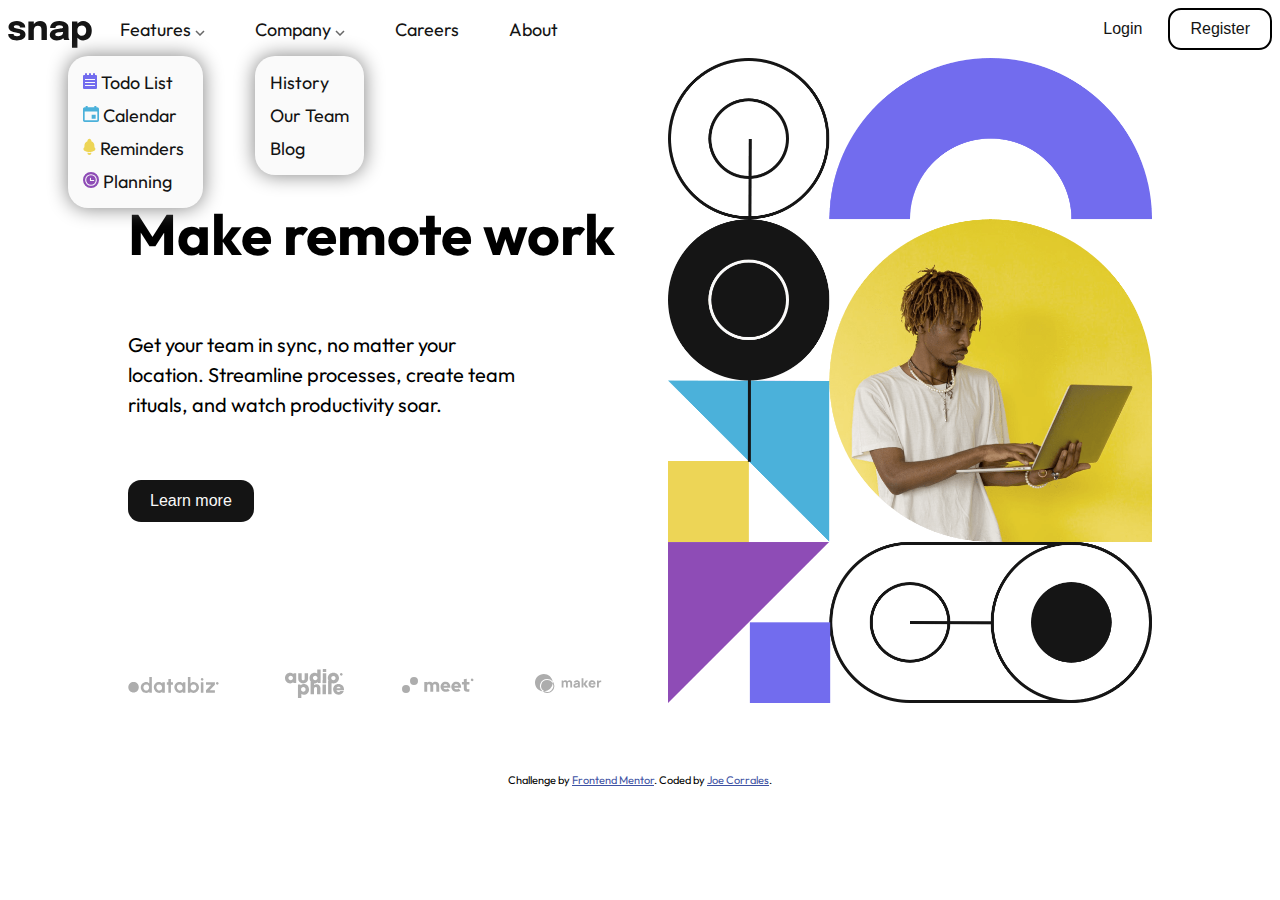
<file: index.html>
<!DOCTYPE html>
<html lang="en">
    <head>
        <meta charset="UTF-8" />
        <meta http-equiv="X-UA-Compatible" content="IE=edge" />
        <meta name="viewport" content="width=device-width, initial-scale=1.0" />
        <link rel="stylesheet" href="./styles/styles.css" />
        <link rel="preconnect" href="https://fonts.googleapis.com" />
        <link rel="preconnect" href="https://fonts.gstatic.com" crossorigin />
        <link
            href="https://fonts.googleapis.com/css2?family=Epilogue:wght@500;700&family=Outfit:wght@300;600&display=swap"
            rel="stylesheet"
        />
        <script src="./index.js" defer></script>
        <title>Landing page</title>
    </head>
    <body>
        <header class="header">
            <img
                src="./images/logo.svg"
                alt="Snap Logo"
                class="header__logo-img"
            />

            <img
                src="./images/icon-menu.svg"
                alt="Menu btn"
                class="menu-btn mobile-device"
            />

            <nav class="nav desktop-device">
                <img src="./images/icon-close-menu.svg" alt="close btn" class="close-menu-btn mobile-device">
            
                <ul class="list">
                    <li class="list__item">
                        <div class="list__div list__div--click">
                            <a href="#" class="nav__link">Features</a>
                            <img
                                src="./images/icon-arrow-down.svg"
                                class="list__arrow"
                            />
                        </div>

                        <ul class="list__show list__show--features">
                            <li class="list__inside">
                                <img
                                    src="./images/icon-todo.svg"
                                    class="list__img"
                                />
                                <a href="#" class="nav__link">Todo List</a>
                            </li>

                            <li class="list__inside">
                                <img
                                    src="./images/icon-calendar.svg"
                                    class="list__img"
                                />
                                <a href="#" class="nav__link">Calendar</a>
                            </li>

                            <li class="list__inside">
                                <img
                                    src="./images/icon-reminders.svg"
                                    class="list__img"
                                />
                                <a href="#" class="nav__link">Reminders</a>
                            </li>

                            <li class="list__inside">
                                <img
                                    src="./images/icon-planning.svg"
                                    class="list__img"
                                />
                                <a href="#" class="nav__link">Planning</a>
                            </li>
                        </ul>
                    </li>

                    <li class="list__item">
                        <div class="list__div">
                            <a href="#" class="nav__link">Company</a>
                            <img
                                src="./images/icon-arrow-down.svg"
                                class="list__arrow"
                            />
                        </div>

                        <ul class="list__show">
                            <li class="list__inside">
                                <a href="#" class="nav__link">History</a>
                            </li>

                            <li class="list__inside">
                                <a href="#" class="nav__link">Our Team</a>
                            </li>

                            <li class="list__inside">
                                <a href="#" class="nav__link">Blog</a>
                            </li>
                        </ul>
                    </li>

                    <li class="list__item">
                        <div class="list__div">
                            <a href="#" class="nav__link">Careers</a>
                        </div>
                    </li>

                    <li class="list__item">
                        <div class="list__div">
                            <a href="#" class="nav__link">About</a>
                        </div>
                    </li>
                </ul>
                
                <div class="ubtns mobile-device item-ident">
                    <button class="ubtns--login">
                        <a href="#">Login</a>
                    </button>
                    
                    <button class="ubtns--register">
                        <a href="#">Register</a>
                    </button>
                </div>
            </nav>
            
            <div class="ubtns desktop-device ">
                <button class="ubtns--login">
                    <a href="#">Login</a>
                </button>
                <button class="ubtns--register">
                    <a href="#">Register</a>
                </button>
            </div>
        </header>

        <main class="main-section">
            <section class="main-section__container">
                <div class="main-section__img">
                    <img
                        src="./images/image-hero-mobile.png"
                        alt="mobile image"
                        class="mobile-device"
                    />
                    <img
                        src="./images/image-hero-desktop.png"
                        alt="desktop image"
                        class="desktop-device"
                    />
                </div>

                <div class="main-section__info">
                    <h1>Make remote work</h1>
                    <p>
                        Get your team in sync, no matter your location.
                        Streamline processes, create team rituals, and watch
                        productivity soar.
                    </p>
                    <button class="main-section__button">Learn more</button>
                    
                    <div class="main-section__clients">
                        <div>
                            <img src="./images/client-databiz.svg" alt="databiz" />
                        </div>
                        <div>
                            <img
                                src="./images/client-audiophile.svg"
                                alt="audiophile"
                            />
                        </div>
                        <div><img src="./images/client-meet.svg" alt="meet" /></div>
                        <div><img src="./images/client-maker.svg" alt="maker" /></div>
                    </div>
                </div>
            </section>
        </main>

        <div class="attribution">
            Challenge by
            <a
                href="https://www.frontendmentor.io?ref=challenge"
                target="_blank"
                >Frontend Mentor</a
            >. Coded by
            <a href="https://www.twitter.com/jcorralesss07" target="_blank"
                >Joe Corrales</a
            >.
        </div>
    </body>
</html>
</file>
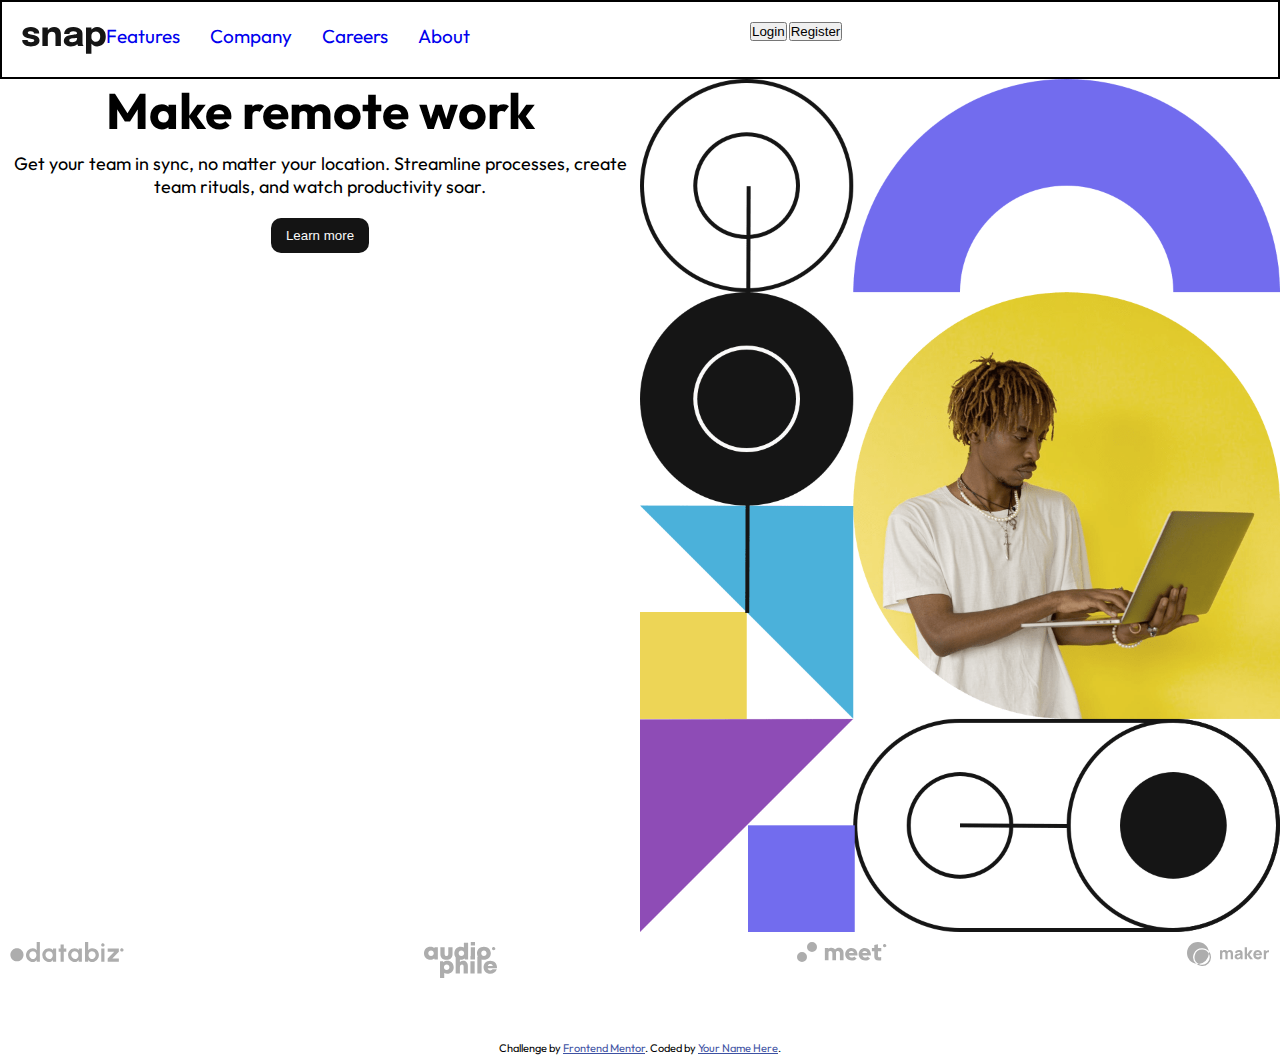
<file: indexAnterior.html>
<!DOCTYPE html>
<html lang="en">
    <head>
        <meta charset="UTF-8" />
        <meta name="viewport" content="width=device-width, initial-scale=1.0" />
        <!-- displays site properly based on user's device -->

        <link
            rel="icon"
            type="image/png"
            sizes="32x32"
            href="./images/favicon-32x32.png"
        />
        <link rel="stylesheet" href="styles/stylesAnterior.css" />
        <link rel="preconnect" href="https://fonts.googleapis.com" />
        <link rel="preconnect" href="https://fonts.gstatic.com" crossorigin />
        <link
            href="https://fonts.googleapis.com/css2?family=Epilogue:wght@500;700&family=Outfit:wght@300;600&display=swap"
            rel="stylesheet"
        />
        <title>Frontend Mentor | Intro section with dropdown navigation</title>

        <!-- Feel free to remove these styles or customise in your own stylesheet 👍 -->
        <style>
            .attribution {
                font-size: 11px;
                text-align: center;
            }
            .attribution a {
                color: hsl(228, 45%, 44%);
            }
        </style>
    </head>
    <body>
        <main class="main-container">
            <header class="header-container">
            
                <div class="logo-container">
                    <img src="./images/logo.svg" alt="Snap logo" />
                </div>

                <!-- este va a ser para el desktop -->
                <nav>
                    <ul class="nav-list desktop">
                        <li><a href="#">Features</a></li>
                        <li><a href="#">Company</a></li>
                        <li><a href="#">Careers</a></li>
                        <li><a href="#">About</a></li>
                    </ul>
                </nav>

                <div class="pop-menu mobile">
                    <img src="./images/icon-menu.svg" alt="menu icon" />
                </div>

                <div class="action-btns desktop">
                    <button>Login</button>
                    <button>Register</button>
                </div>
            </header>

            <div class="content-section">
                <!-- <div class="image-container"> -->
                    <img
                        class="mobile"
                        src="./images/image-hero-mobile.png"
                        alt="image landing page"
                        width="100%"
                    />

                    <img
                        class="desktop"
                        src="./images/image-hero-desktop.png"
                        alt="image landing page"
                        width="50%"
                    />
                <!-- </div> -->

                <section class="info-section">
                    <h1 class="title">Make remote work</h1>
                    <p class="information">
                        Get your team in sync, no matter your location.
                        Streamline processes, create team rituals, and watch
                        productivity soar.
                    </p>
                    <button class="learn-more-btn">Learn more</button>
                </section>
            </div>

            <section class="sponsor-companies">
                <div class="imgcon one">
                    <img src="./images/client-databiz.svg" alt="" />
                </div>
                <div class="imgcon two">
                    <img src="./images/client-audiophile.svg" alt="" />
                </div>
                <div class="imgcon three">
                    <img src="./images/client-meet.svg" alt="" />
                </div>
                <div class="imgcon four">
                    <img src="./images/client-maker.svg" alt="" />
                </div>
            </section>
        </main>

        <div class="attribution">
            Challenge by
            <a
                href="https://www.frontendmentor.io?ref=challenge"
                target="_blank"
                >Frontend Mentor</a
            >. Coded by <a href="#">Your Name Here</a>.
        </div>
    </body>
</html>
</file>
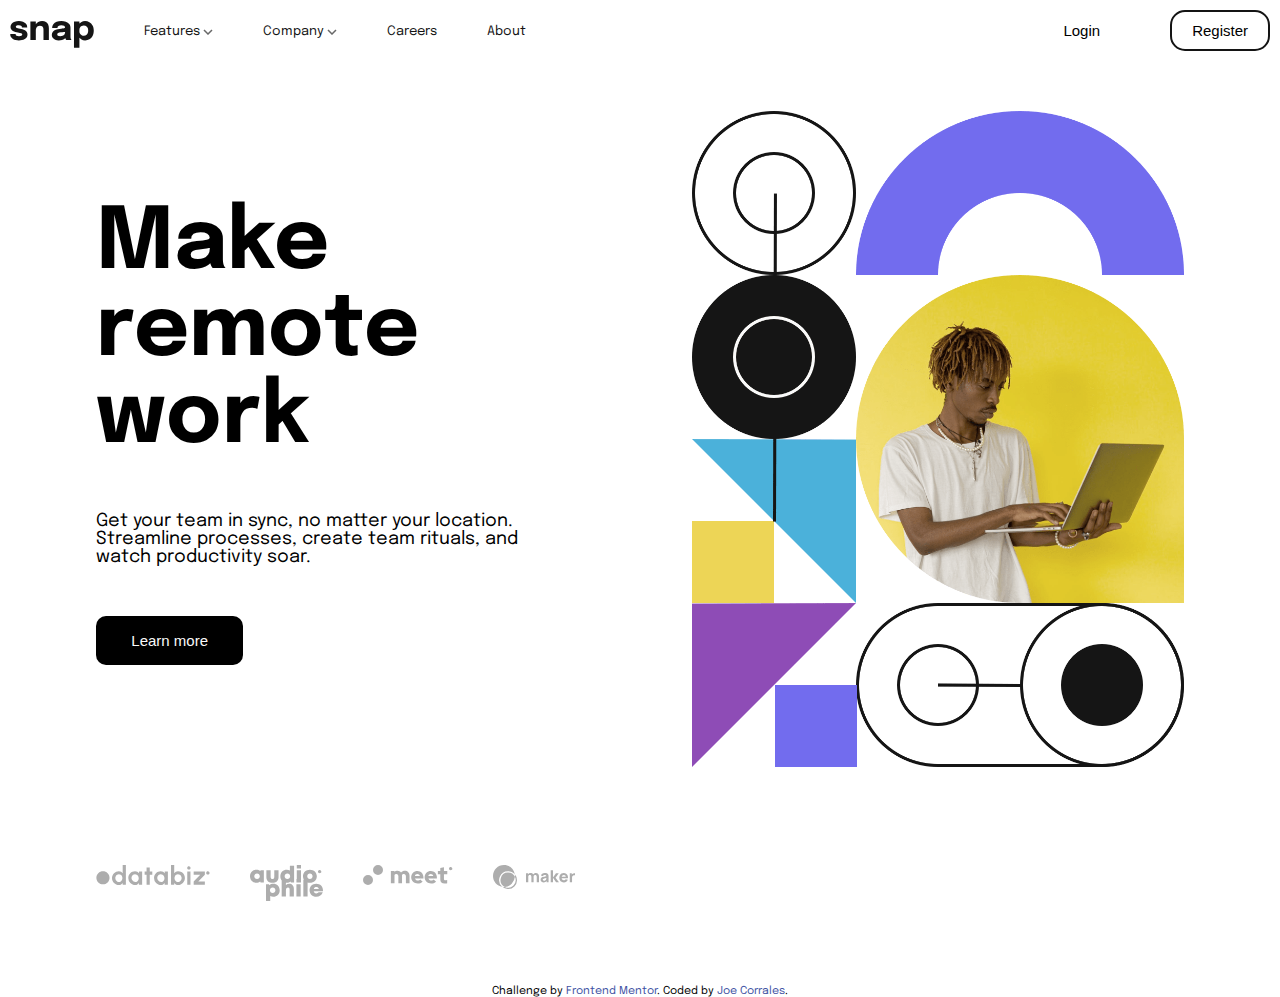
<file: indexAnterior2.html>
<!DOCTYPE html>
<html lang="en">
    <head>
        <meta charset="UTF-8" />
        <meta name="viewport" content="width=device-width, initial-scale=1.0" />
        <!-- displays site properly based on user's device -->

        <link
            rel="icon"
            type="image/png"
            sizes="32x32"
            href="./images/favicon-32x32.png"
        />
        <link rel="stylesheet" href="styles/stylesAnterior2.css" />
        <link rel="preconnect" href="https://fonts.googleapis.com" />
        <link rel="preconnect" href="https://fonts.gstatic.com" crossorigin />
        <link
            href="https://fonts.googleapis.com/css2?family=Epilogue:wght@500;700&family=Outfit:wght@300;600&display=swap"
            rel="stylesheet"
        />
        <script src="./index.js" defer></script>

        <title>Frontend Mentor | Intro section with dropdown navigation</title>
    </head>
    
    <body>
        <header class="header-container">
            <img src="./images/logo.svg" alt="Snap logo" class="logo-image" />
            <button class="mobile-btn mobile">
                <img
                    src="./images/icon-menu.svg"
                    alt="Menu icon"
                    class="mobile"
                />
            </button>

            <nav class="nav-bar desktop">
                <ul>
                    <li>
                        <a href="#"
                            >Features
                            <img
                                src="./images/icon-arrow-down.svg"
                                alt="arrow down"
                        /></a>
                    </li>
                    <li>
                        <a href="#"
                            >Company
                            <img
                                src="./images/icon-arrow-down.svg"
                                alt="arrow down"
                        /></a>
                    </li>
                    <li><a href="#">Careers</a></li>
                    <li><a href="#">About</a></li>
                </ul>
            </nav>

            <div class="user-actions desktop">
                <button class="btn btn-login">Login</button>
                <button class="btn btn-register btn-border">Register</button>
            </div>
        </header>

        <main class="content-container">
            <section class="image-section">
                <img
                    src="./images/image-hero-desktop.png"
                    alt="main image hero"
                    class="desktop"
                />
                <img
                    src="./images/image-hero-mobile.png"
                    alt="main image hero"
                    class="mobile"
                />
            </section>

            <section class="info-section">
                <h1 class="main-title">Make remote work</h1>
                <p>
                    Get your team in sync, no matter your location. Streamline
                    processes, create team rituals, and watch productivity soar.
                </p>

                <button class="btn btn-learn-more">Learn more</button>

                <div class="sponsors">
                    <div>
                        <img
                            src="./images/client-databiz.svg"
                            alt=""
                            srcset=""
                        />
                    </div>
                    <div>
                        <img
                            src="./images/client-audiophile.svg"
                            alt=""
                            srcset=""
                        />
                    </div>
                    <div>
                        <img src="./images/client-meet.svg" alt="" srcset="" />
                    </div>
                    <div>
                        <img src="./images/client-maker.svg" alt="" srcset="" />
                    </div>
                </div>
            </section>

            <div class="mobile mobile-menu">
            
                <button class="close-btn">
                    <img src="./images/icon-close-menu.svg" alt="" />
                </button>
                
                <div class="options">
                    <div class="option-features">
                    
                        <p class="option"><a href="#">Features</a><img src="./images/icon-arrow-down.svg" alt=""></p>
                        <div class="option features-options visible">
                        
                            <div class="item option">
                                <img src="./images/icon-todo.svg" alt="" /><a
                                    href="#"
                                >Todo List</a>
                            </div>
                            <div class="item option">
                                <img src="./images/icon-calendar.svg" alt="" /><a
                                    href="#"
                                >Calendar</a>
                            </div>
                            <div class="item option">
                                <img src="./images/icon-reminders.svg" alt="" /><a
                                    href="#"
                                >Reminders</a>
                            </div>
                            <div class="item option">
                                <img src="./images/icon-planning.svg" alt="" /><a
                                    href="#"
                                >Planning</a>
                            </div>
                        </div>
                        
                        <p class="option"><a href="#">Company</a><img src="./images/icon-arrow-down.svg" alt=""></p>
                        
                        
                        <div class="option option-company visible">
                            <div class="item option"><a href="#">History</a></div>
                            <div class="item option"><a href="#">Our Team</a></div>
                            <div class="item option"><a href="#">Blog</a></div>
                        </div>
                        
                        <p class="option"><a href="#">Careers</a></p>
                        <p class="option"><a href="#">About</a></p>
                        
                        <div class="div-btns">
                            <button class="btn btn-login">Login</button>
                            <button class="btn btn-register btn-border">Register</button>
                        </div>
                    </div>
                    
                </div>
                
            </div>
        </main>

        <div class="attribution">
            Challenge by
            <a
                href="https://www.frontendmentor.io?ref=challenge"
                target="_blank"
                >Frontend Mentor</a
            >. Coded by
            <a href="https://www.instagram.com/jcorrales07">Joe Corrales</a>.
        </div>
        
        <script>
        
            const 
        
        </script>
    </body>
</html>
</file>
<file: styles/styles.css>
:root {
    --Almost-White: hsl(0, 0%, 98%);
    --Medium-Gray: hsl(0, 0%, 41%);
    --Almost-Black: hsl(0, 0%, 8%);
    --Margin-Bottom: 5rem;
}

* {
    padding: 0px;
    margin: 0px;
    box-sizing: border-box;
}

html {
    font-size: 62.5%;
}

body {
    font-family: 'Outfit', sans-serif;
    font-size: 1.8rem;
    max-width: 1440px;
    min-width: 320px;
    width: 100%;
    margin: 0 auto;
}

.attribution {
    font-size: 11px;
    text-align: center;
    margin-top: 5rem;
}

.attribution a {
    color: hsl(228, 45%, 44%);
}

.header {
    display: flex;
    align-items: center;
    justify-content: space-between;
    padding: 0.8rem;
    max-width: 1440px;
}

.nav {
    display: flex;
    flex-direction: column;
    align-items: center;
    position: absolute;
    top: 0%;
    right: 0%;
    width: 60%;
    background-color: var(--Almost-White);
    height: 100vh;
    padding: 0.8rem;
}

.nav .close-menu-btn {
    width: 3rem;
    margin-top: 0.5rem;
    margin-left: 86%;
}

.list {
    list-style: none;
    width: 90%;
}

.header img.header__logo-img {
    margin-top: 1rem;
}


.list__item {
    margin-bottom: 4rem;
}

.nav .list a {
    text-decoration: none;
    color: var(--Almost-Black);
}

.nav .list a:hover {
    color: black;
}

.list__show {
    list-style: none;
    background-color: var(--Almost-White);
    height: 0;
    overflow: hidden;
}

.list__inside {
    margin-top: 1rem;
    margin-left: 2.5rem;
}

.ubtns {
    display: flex;
    flex-direction: column;
    width: 90%;
}

button {
    background-color: transparent;
    border: 2px solid transparent;
    padding: 1rem 3rem;
    font-size: 1.6rem;
    cursor: pointer;
    border-radius: 1.3rem;
}

.ubtns a {
    text-decoration: none;
    color: var(--Almost-Black);
}

.ubtns .ubtns--register {
    border: 2px solid black;
    border-radius: 1.3rem;
}

.ubtns .ubtns--register:hover {
    border: 2px solid #b6edff;
    color: var(--Almost-White);
}

.desktop-device {
    display: none;
}

.main-section__container {
    display: flex;
    align-items: center;
    flex-direction: column;
    justify-content: center;
    gap: 5rem;
}

.main-section__img {
    margin-bottom: 2rem;
}

.main-section__img img {
    width: 100%;
}

.main-section__info {
    width: 95%;
    text-align: center;
}

.main-section__info h1 {
    font-size: 4.5rem;
    margin-bottom: 1rem;
}

.main-section__info p {
    width: 95%;
    display: inline-block;
    font-size: 2rem;
    margin-bottom: 2rem;
}

.main-section__info button {
    background-color: var(--Almost-Black);
    color: var(--Almost-White);
    margin-bottom: 4rem;
}


.main-section__button:hover {
    background-color: var(--Almost-White);
    color: var(--Almost-Black);
    border: 2px solid var(--Almost-Black);
}

.main-section__clients {
    display: flex;
    justify-content: space-around;
    align-items: center;
}

.main-section__clients img {
    width: 100%;
}

.list__arrow--active {
    animation: arrowAnimation;
    animation-duration: 1s;
}

.list__arrow {
    animation: arrowAnimation;
    animation-duration: 1s;
}

@keyframes arrowAnimation {
    50% { transform: rotate(360deg); }
}

@media screen and (max-width: 425px) {
    .main-section__clients img {
        width: 80%;
    }
}

@media screen and (min-width: 1024px) {
    .header {
        justify-content: flex-start;
        gap: 2rem;
    }

    .nav {
        position: relative;
        background-color: transparent;
        height: auto;
        width: auto;
    }
    
    .list {
        display: flex;
        gap: 5rem;
        justify-content: space-between;
        list-style: none;
        width: 100%;
    }
    
    .list__item {
        margin-bottom: 0;
    }
    
    .list__show {
        position: absolute;
        top: 120%;
        height: auto;
        padding: 0.5rem 1.5rem 1.5rem 1.5rem;
        border-radius: 2rem;
        box-shadow: gray 0px 0px 20px;
    }

    .list__show--features {
        width: 13.5rem;
        right: 80%;
    }

    .list__inside {
        margin-top: 1rem;
        margin-left: 0;
    }
    
    .ubtns {
        width: auto;
        margin-left: auto;
    }

    .main-section__container {
        width: 80%;
        margin: auto;
        display: flex;
        flex-direction: row-reverse;
    }

    .main-section__info {
        text-align: left;
    }

    .main-section__info h1 {
        font-size: 9.7rem;
        margin-top: 12rem;
        margin-bottom: 6rem;
    }

    .main-section__info p {
        width: 80%;
        line-height: 3rem;
        margin-bottom: 6rem;
    }

    .main-section__info button {
        margin-bottom: 30%;
    }
    
    button {
        padding: 1rem 2rem;
    }

    .main-section__clients {
        justify-content: space-between;
    }

    .main-section__clients img {
        width: 100%;
    }

    .mobile-device {
        display: none;
    }

    .desktop-device {
        display: block;
    }
}

@media screen and (max-width: 1350px) {
    .main-section__info h1 {
        font-size: 5.7rem;
    }

    .main-section__clients img {
        width: 80%;
    }
}
</file>
<file: styles/stylesAnterior.css>
:root {
    --Almost-White: hsl(0, 0%, 98%);
    --Medium-Gray: hsl(0, 0%, 41%);
    --Almost-Black: hsl(0, 0%, 8%);
    --Margin-Bottom: 5rem;
}

* {
    padding: 0px;
    margin: 0px;
    box-sizing: border-box;
}

html {
    font-size: 62.5%;
}

body {
    font-family: 'Epilogue', sans-serif;
    font-family: 'Outfit', sans-serif;
}

.main-container {
    margin: 0 auto;
    /* border: 2px solid black; */
    /* width: 35rem; */
}

.header-container {
    padding: 2rem;
    display: flex;
    justify-content: space-around;
    border: 2px solid black;
}

.logo-container {
    margin-top: 0.5rem;
}

.nav-list {
    display: flex;
    justify-content: space-between;
    margin-right: 25rem;
}

.nav-list li {
    list-style-type: none;
    margin-top: 0.2rem;
}

.nav-list a {
    text-decoration: none;
    margin-right: 3rem;
    font-size: 1.9rem;
}

.action-btns  {
    width: 40%;

}

.content-section {
    display: flex;
    flex-direction: row-reverse;
    justify-content: space-around;
}

.image-container {
    width: 50%;
    margin-bottom: var(--Margin-Bottom);
}

.desktop {
    width: 50%;
}

.mobile {
    display: none;
}

.info-section {
    display: flex;
    flex-direction: column;
    align-items: center;
}

.title {
    font-size: 5rem;
    font-weight: 700;
}

.information {
    text-align: center;
    font-size: 1.8rem;
    padding: 1rem;
    margin-bottom: 1rem;
}

.learn-more-btn {
    background-color: var(--Almost-Black);
    color: var(--Almost-White);
    border: none;
    padding: 1rem 1.5rem;
    border-radius: 1rem;
    margin-bottom: var(--Margin-Bottom);
}

.sponsor-companies {
    display: flex;
    justify-content: space-between;
    margin-bottom: var(--Margin-Bottom);
    padding: 1rem;
}



@media only screen and (max-width: 375px) {
    .main-container {
        width: 35rem;
    }

    .content-section {
        display: block;
    }

    .title {
        font-size: 3.9rem;
        font-weight: 700;
    }

    .mobile {
        display: block;
    }

    .desktop {
        display: none;
    }

    .imgcon img {
        width: 7rem;
    }
}
</file>
<file: styles/stylesAnterior2.css>
.attribution {
    font-size: 11px;
    text-align: center;
}

.attribution a {
    color: hsl(228, 45%, 44%);
    text-decoration: none;
}

:root {
    --Almost-White: hsl(0, 0%, 98%);
    --Medium-Gray: hsl(0, 0%, 41%);
    --Almost-Black: hsl(0, 0%, 8%);
    --Margin-Bottom: 5rem;
    --Gap: 5rem;
    --Font-size: 1.5rem;
}

* {
    padding: 0px;
    margin: 0px;
    box-sizing: border-box;
}

html {
    font-size: 62.5%;
}

body {
    font-family: 'Epilogue', sans-serif;
    font-size: 1.8rem;
    min-width: 375px;
    max-width: 1440px;
    margin: 0 auto;
}

.header-container {
    display: flex;
    justify-content: space-between;
    align-items: center;
    gap: var(--Gap);
    padding: 1rem;
    margin-bottom: var(--Margin-Bottom);
    /* border: 2px solid black; */
}

.header-container .logo-image {
    margin-top: 0.7rem;
}

.nav-bar {
    width: 40%;
    font-size: var(--Font-size);
    flex-grow: 1;
    align-items: center;
}

.header-container .nav-bar ul {
    display: flex;
    justify-content: flex-start;
    gap: var(--Gap);
    list-style-type: none;
}

.header-container .nav-bar ul a {
    color: var(--Almost-Black);
    text-decoration: none;
}

.content-container {
    /* border: 2px solid black; */
    margin: 0 auto;
    width: 85%;
    display: flex;
    flex-direction: row-reverse;
    gap: 14rem;
}

.info-section {
    display: flex;
    flex-direction: column;
    margin-top: 9rem;
    /* border: 2px solid black; */
    /* padding: 3rem; */
}

.info-section .main-title {
    font-size: 8.5rem;
    margin-bottom: var(--Margin-Bottom);
}

.info-section p {
    width: 80%;
    margin-bottom: var(--Margin-Bottom);
}

.content-container {
    margin-bottom: 8rem;
}

.content-container img {
    width: 100%;
}

.user-actions {
    display: flex;
    justify-content: flex-end;
    gap: var(--Gap);
    flex-grow: 1;
}

.btn {
    cursor: pointer;
    background-color: transparent;
    border: none;
    font-size: var(--Font-size);
    padding: 1rem 2rem;
}

.btn-border {
    border: 2px solid var(--Almost-Black);
    border-radius: 1.5rem;
}

.btn-learn-more {
    width: 27%;
    padding: 1.5rem 2.5rem;
    background-color: black;
    color: var(--Almost-White);
    border-radius: 1rem;
    margin-bottom: 20rem;
    border: 1px solid transparent;
}

.btn-learn-more:hover {
    background-color: transparent;
    color: black;
    border: 1px solid black;
}

.sponsors {
    display: flex;
    gap: 4rem;
}

.mobile {
    display: none;
}

.mobile-menu {
    display: none;
}

.mobile-menu {
    position: absolute;
    top: 0%;
    left: 29%;
    width: 300px;
    height: 220vw;
    background-color: var(--Almost-White);
}

.mobile-menu .close-btn {
    position: absolute;
    top: 2.5%;
    right: 5%;
    width: 10%;
    /* margin-top: 1rem; */
    /* margin-right: 1rem; */
    background-color: transparent;
    border: none;
}

.options {
    margin-top: var(--Margin-Bottom);
    width: 80%;
    margin: 5rem auto;
}

.option {
    margin-bottom: 3rem;
}

.option-features {
    margin-top: 8rem;
}

.option-features img {
    width: 8%;
}

.div-btns {
    margin-top: var(--Margin-Bottom);
}

.div-btns button {
    font-size: 1.8rem;
    margin-bottom: 1.5rem;
}

.item {
    margin-left: 3rem;
}

.invisible {
    display: none;
}

@media screen and (max-width: 426px) {
    .header-container {
        margin-bottom: 1rem;
    }

    .mobile-btn {
        background-color: transparent;
        border: none;
    }

    .content-container {
        display: block;
        width: 100%;
    }

    .info-section {
        margin-top: var(--Margin-Bottom);
        align-items: center;
        text-align: center;
    }

    .info-section p {
        width: 90%;
        margin-bottom: 2rem;
    }

    .info-section .main-title {
        font-size: 3rem;
        margin-bottom: 2rem;
    }
    
    .options a {
        text-decoration: none;
        color: var(--Almost-Black);
    }
    
    .options a:hover {
        color: #000;
    }
    
    .options img {
        margin-right: 1rem;
    }
    
    .div-btns {
        display: flex;
        flex-direction: column;
    }

    .btn-learn-more {
        width: 27%;
        padding: 1rem;
        margin-bottom: var(--Margin-Bottom);
    }

    .sponsors {
        width: 90%;
    }

    .mobile {
        display: block;
    }

    .desktop {
        display: none;
    }
}

@media screen and (max-width: 1707px) {
    .nav-bar a {
        font-size: 1.3rem;
    }
    
    .content-container {
        gap: 5rem;
    }
}
</file>
